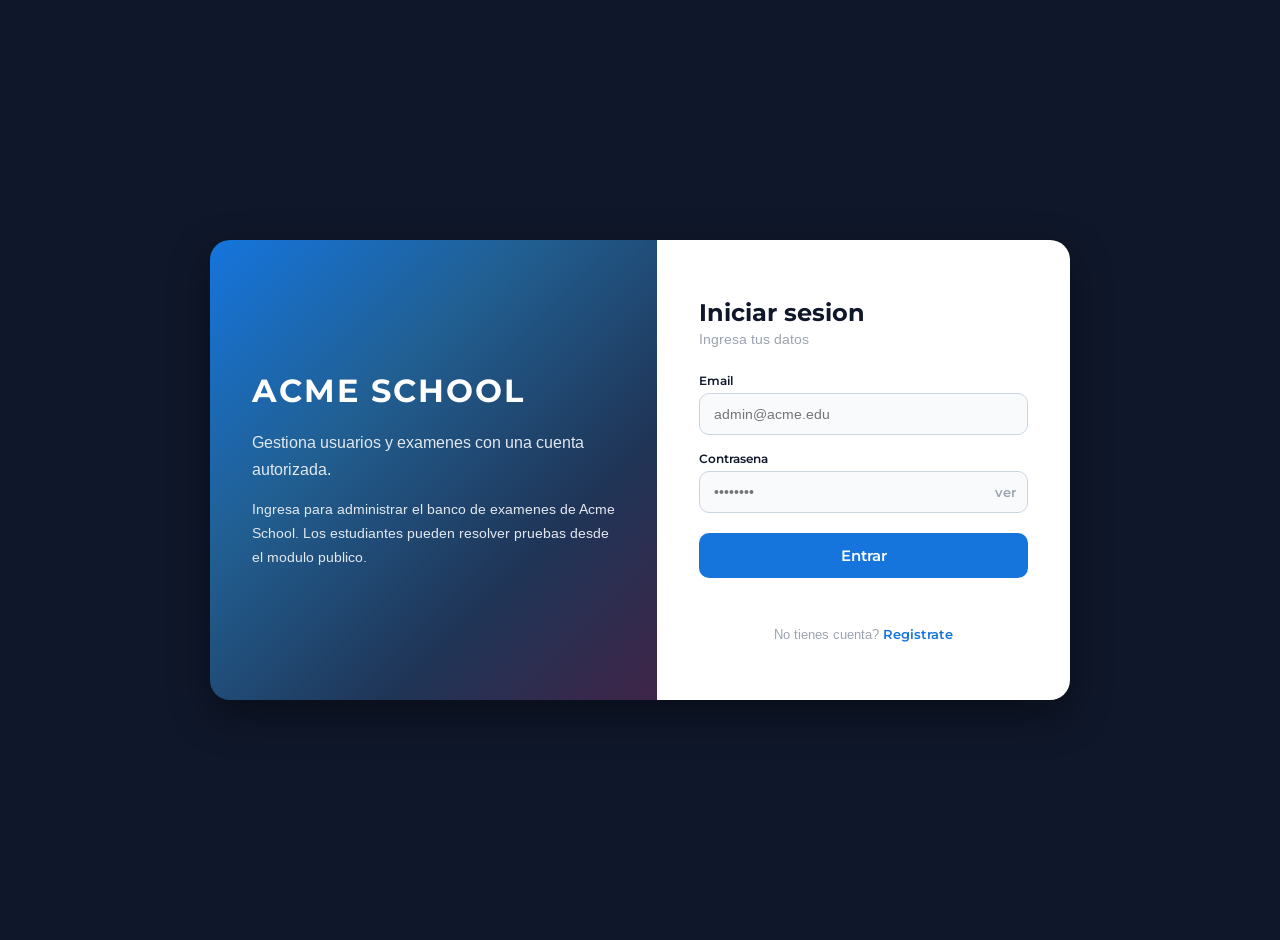
<file: Proyecto JavaScript/login oc/index.html>
<!DOCTYPE html>
<html lang="es">
<head>
    <meta charset="UTF-8">
    <meta name="viewport" content="width=device-width, initial-scale=1.0">
    <title>Acme School</title>
    <link rel="stylesheet" href="./style.css">
</head>
<body>

    <template id="login-template">
        <link rel="stylesheet" href="./style.css">
        
        <div class="container">
            <section class="info">
                <h1 class="modulo">ACME SCHOOL</h1>
                <p1>Gestiona usuarios y examenes con una cuenta <span>autorizada.</span></p1>
                <p>Ingresa para administrar el banco de examenes de Acme School. Los estudiantes pueden resolver pruebas desde el modulo publico.</p>
            </section>

            <section class="login">
                <div id="vista-login">
                    <h2>Iniciar sesion</h2>
                    <p class="sub">Ingresa tus datos</p>

                    <label for="email">Email</label>
                    <input id="email" type="email" placeholder="admin@acme.edu">

                    <label for="password">Contrasena</label>
                    <div class="campo-password">
                        <input id="password" type="password" placeholder="••••••••">
                        <button class="btn-ver" id="mostrar">ver</button>
                    </div>

                    <button class="btn-entrar" id="entrar">Entrar</button>

                    <p id="mensaje"></p>

                    <p class="cambiar">
                        No tienes cuenta?
                        <button id="ir-registro">Registrate</button>
                    </p>
                </div>

                <div id="vista-registro" style="display: none">
                    <h2>Crear cuenta</h2>
                    <p class="sub">Completa tus datos</p>

                    <label for="r-nombre">Nombre</label>
                    <input id="r-nombre" type="text" placeholder="Tu nombre">

                    <label for="r-email">Email</label>
                    <input id="r-email" type="email" placeholder="correo@acme.edu">

                    <label for="r-password">Contrasena</label>
                    <div class="campo-password">
                        <input id="r-password" type="password" placeholder="••••••••">
                        <button class="btn-ver" id="mostrar-r">ver</button>
                    </div>

                    <button class="btn-entrar" id="registrar">Crear cuenta</button>

                    <p id="mensaje"></p>

                    <p class="cambiar">
                        Ya tienes cuenta?
                        <button id="ir-login">Inicia sesion</button>
                    </p>
                </div>
            </section>
        </div>
    </template>

    <login-acme></login-acme>
    
    <script type="module" src="./login.js"></script>

</body>
</html>
</file>
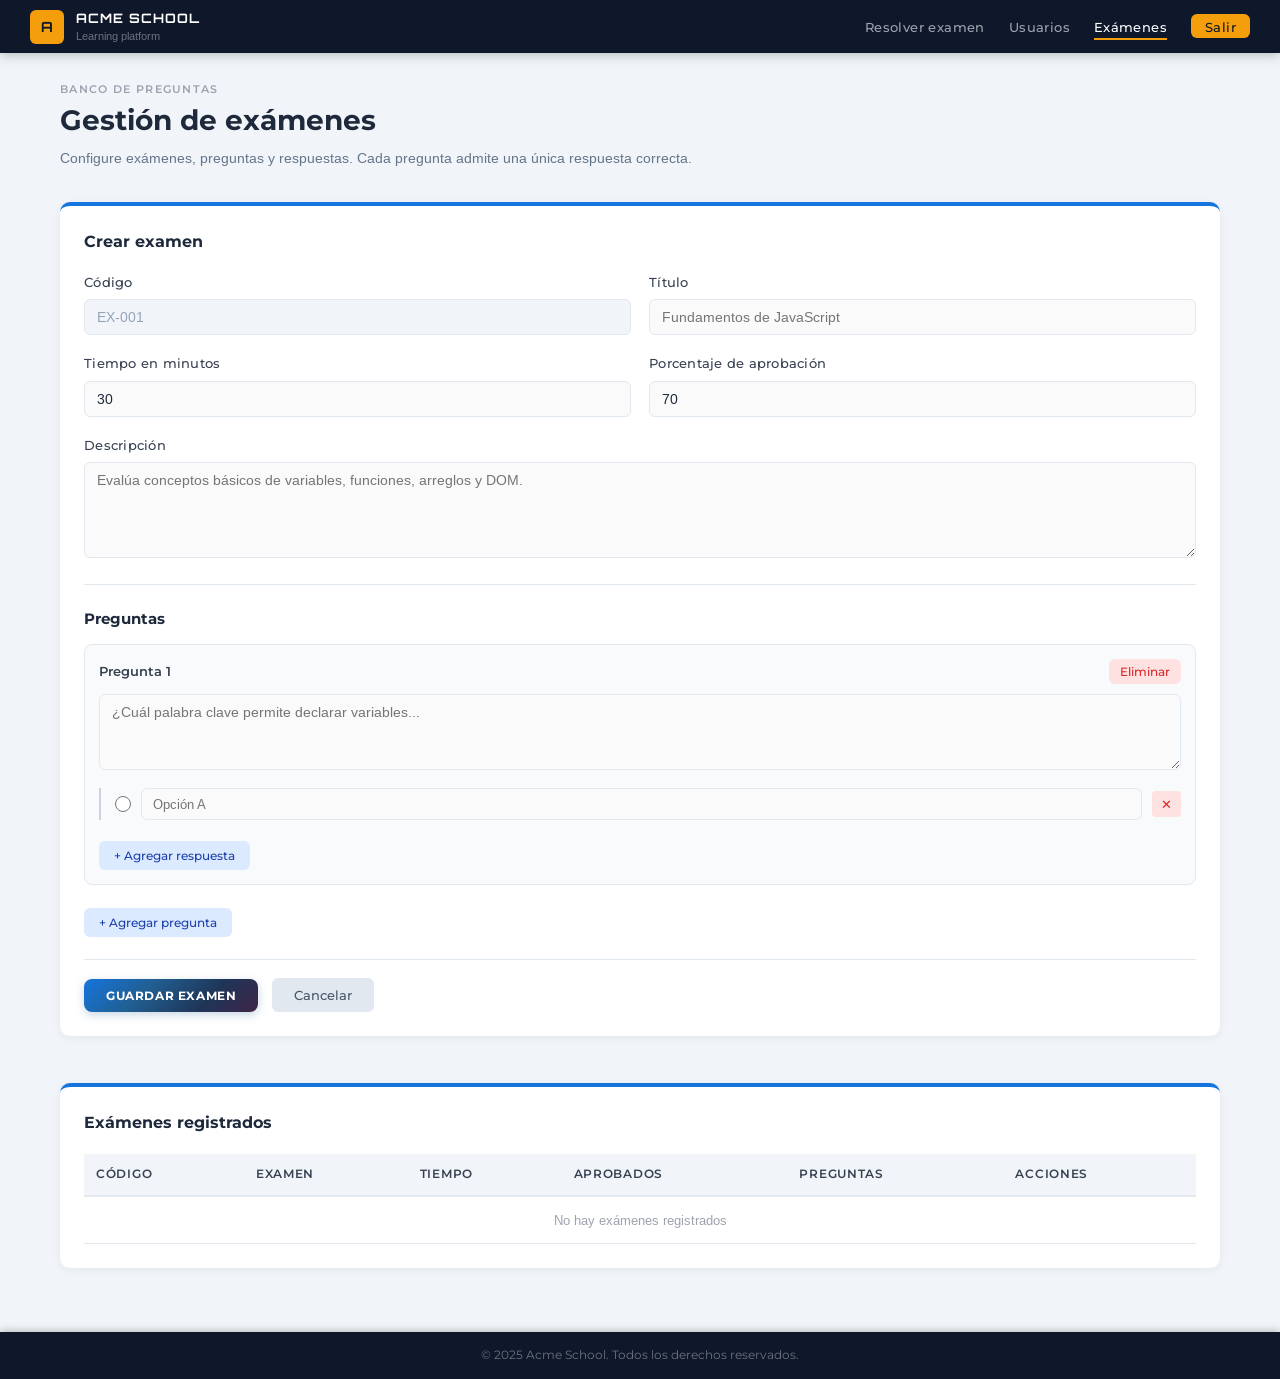
<file: Proyecto JavaScript/PortalCreaciónExamen/CrearExamen.html>
<!DOCTYPE html>
<html lang="es">
<head>
    <meta charset="UTF-8">
    <meta name="viewport" content="width=device-width, initial-scale=1.0">
    <title>Gestión de Exámenes - Acme School</title>
    <link rel="stylesheet" href="styles.css">
</head>
<body>
    <!-- barra de navegacion de arriba -->
    <header id="header">
        <div id="navbar-logo">
            <span class="logo-text">A</span>
            <div class="logo-info">
                <h3>Acme School</h3>
                <p>Learning platform</p>
            </div>
        </div>
        <nav id="navbar-menu">
            <ul>
                <li><a href="../ResolverExamen-contador/Examenes.html" id="nav-resolver">Resolver examen</a></li>
                <li><a href="#" id="nav-usuarios">Usuarios</a></li>
                <li><a href="#" id="nav-examenes" class="active">Exámenes</a></li>
                <ul class="opcion-salir">
                    <li class="Salir"><a href="../login oc/index.html">Salir</a></li>
                </ul>
            </ul>
        </nav>
    </header>

    <!-- aca va todo el contenido de la pagina -->
    <main id="main-content">
        <!-- titulo principal -->
        <section id="page-header">
            <h2>BANCO DE PREGUNTAS</h2>
            <h1>Gestión de exámenes</h1>
            <p>Configure exámenes, preguntas y respuestas. Cada pregunta admite una única respuesta correcta.</p>
        </section>

        <!-- parte donde armamos el examen -->
        <section id="crear-examen-section">
            <h3>Crear examen</h3>
            
            <form id="exam-form">
                <div class="form-row">
                    <div class="form-group">
                        <label for="exam-codigo">Código</label>
                        <input type="text" id="exam-codigo" placeholder="Ej: 25-101" readonly>
                    </div>
                    <div class="form-group">
                        <label for="exam-titulo">Título</label>
                        <input type="text" id="exam-titulo" placeholder="Fundamentos de JavaScript">
                    </div>
                </div>

                <div class="form-row">
                    <div class="form-group">
                        <label for="exam-tiempo">Tiempo en minutos</label>
                        <input type="number" id="exam-tiempo" value="30">
                    </div>
                    <div class="form-group">
                        <label for="exam-porcentaje">Porcentaje de aprobación</label>
                        <input type="number" id="exam-porcentaje" value="70">
                    </div>
                </div>

                <div class="form-group">
                    <label for="exam-descripcion">Descripción</label>
                    <textarea id="exam-descripcion" placeholder="Evalúa conceptos básicos de variables, funciones, arreglos y DOM."></textarea>
                </div>

                <div id="preguntas-section">
                    <h4>Preguntas</h4>
                    
                    <div id="preguntas-list">
                        <div class="pregunta-item" id="pregunta-1">
                            <div class="pregunta-header">
                                <label>Pregunta 1</label>
                                <button type="button" class="btn-eliminar btn-eliminar-pregunta">Eliminar</button>
                            </div>
                            <div class="pregunta-body">
                                <textarea id="pregunta-texto-1" placeholder="¿Cuál palabra clave permite declarar variables..."></textarea>
                            </div>
                            <div class="respuestas-container" id="respuestas-1">
                                <div class="respuesta-item">
                                    <input type="radio" name="correcta-1" value="0">
                                    <input type="text" placeholder="Opción A" class="respuesta-input">
                                    <button type="button" class="btn-eliminar-respuesta">✕</button>
                                </div>
                            </div>
                            <button type="button" class="btn-agregar-respuesta">+ Agregar respuesta</button>
                        </div>
                    </div>

                    <button type="button" id="btn-agregar-pregunta" class="btn-agregar-pregunta">+ Agregar pregunta</button>
                </div>

                <div class="form-actions">
                    <button type="submit" id="btn-guardar-examen" class="btn-primary">Guardar examen</button>
                    <button type="button" id="btn-cancelar" class="btn-secondary">Cancelar</button>
                </div>
            </form>
        </section>
        <br>

        <!-- lista de examenes ya hechos -->
        <section id="examenes-registrados-section">
            <h3>Exámenes registrados</h3>
            
            <div class="table-responsive">
                <table id="examenes-tabla">
                    <thead>
                        <tr>
                            <th>CÓDIGO</th>
                            <th>EXAMEN</th>
                            <th>TIEMPO</th>
                            <th>APROBADOS</th>
                            <th>PREGUNTAS</th>
                            <th>ACCIONES</th>
                        </tr>
                    </thead>
                    <tbody id="examenes-tbody">
                        <!-- aca el JS mete los datos solos -->
                    </tbody>
                </table>
            </div>
        </section>

        <!-- listado de gente registrada -->
        <section id="usuarios-section" style="display: none;">
            <h3>Usuarios registrados</h3>
            
            <div class="table-responsive">
                <table id="usuarios-tabla">
                    <thead>
                        <tr>
                            <th>NOMBRE</th>
                            <th>EMAIL</th>
                            <th>CARGO</th>
                            <th>EXÁMENES REALIZADOS</th>
                            <th>CALIFICACIÓN</th>
                        </tr>
                    </thead>
                    <tbody id="usuarios-tbody">
                        <!-- aca el JS mete los datos solos -->
                    </tbody>
                </table>
            </div>
        </section>
    </main>

    <!-- pie de pagina aburrido -->
    <footer id="footer">
        <p>&copy; 2025 Acme School. Todos los derechos reservados.</p>
    </footer>

    <!-- cargo el JS al final asi no traba la pagina -->
    <script src="app.js"></script>
</body>
</html>
</file>
<file: Proyecto JavaScript/login oc/style.css>
/* variables para colores y letras que uso en toda la pag */
@import url('https://fonts.googleapis.com/css2?family=Arimo:wght@400;600&family=Montserrat:wght@500;600;700&family=Orbitron:wght@700&display=swap');

:root {
    --primary-color: #1575dd;
    --premium-gradient: linear-gradient(135deg, #1575dd 0%, #215f92 35%, #1f3557 70%, #3f2548 100%);
    --font-display: 'Orbitron', sans-serif;
    --font-heading: 'Montserrat', sans-serif;
    --font-body:    'Arimo', sans-serif;
    --font-ui:      'Montserrat', sans-serif;
    --nav-bg:        #0f172a;
    --nav-link:      #9ca3af;
    --nav-link-hover:#ffffff;
    --nav-accent:    #f59e0b;
}

/* reseteo basico para que no haya margenes raros */
* {
    box-sizing: border-box;
    margin: 0;
    padding: 0;
}

body {
    min-height: 100vh;
    background: var(--nav-bg);
    display: flex;
    align-items: center;
    justify-content: center;
    font-family: var(--font-body);
    padding: 20px;
}

/* aca va todo el diseño de la cajita del login */
:host {
    display: flex;
    align-items: center;
    justify-content: center;
    width: 100%;
    min-height: 100vh;
    font-family: var(--font-body);
    padding: 20px;
}

.container {
    width: 860px;
    min-height: 460px;
    display: flex;
    border-radius: 20px;
    overflow: hidden;
    box-shadow: 0 15px 40px rgba(0, 0, 0, 0.4);
}

.info {
    width: 52%;
    background: var(--premium-gradient);
    color: white;
    padding: 50px 42px;
    display: flex;
    flex-direction: column;
    justify-content: center;
}

.modulo {
    font-family: var(--font-display);
    font-size: 13px;
    font-weight: 700;
    letter-spacing: 2px;
    text-transform: uppercase;
    color: var(--nav-link-hover);
    margin-bottom: 20px;
}

.info h1 {
    font-family: var(--font-heading);
    font-size: 32px;
    font-weight: 700;
    line-height: 1.25;
    margin-bottom: 18px;
    color: white;
}

.info h1 span {
    color: var(--nav-accent);
}

.info p, .info p1 {
    font-family: var(--font-body);
    color: #e2e8f0;
    font-size: 14px;
    line-height: 1.7;
}

.info p1 {
    display: block;
    margin-bottom: 15px;
    font-size: 16px;
}

.login {
    width: 48%;
    background: #ffffff;
    padding: 50px 42px;
    display: flex;
    flex-direction: column;
    justify-content: center;
}

.login h2 {
    font-family: var(--font-heading);
    font-size: 24px;
    font-weight: 700;
    color: var(--nav-bg);
    margin-bottom: 4px;
}

.login .sub {
    font-family: var(--font-body);
    font-size: 14px;
    color: var(--nav-link);
    margin-bottom: 26px;
}

label {
    font-family: var(--font-ui);
    display: block;
    font-size: 12px;
    font-weight: 600;
    color: var(--nav-bg);
    margin-bottom: 5px;
}

input {
    font-family: var(--font-body);
    width: 100%;
    padding: 12px 14px;
    border: 1.5px solid #cbd5e1;
    border-radius: 10px;
    font-size: 14px;
    color: #1e293b;
    background: #f8fafc;
    margin-bottom: 16px;
    transition: all 0.3s ease;
}

input:focus {
    outline: none;
    border-color: var(--primary-color);
    box-shadow: 0 0 0 3px rgba(21, 117, 221, 0.15);
}

.campo-password {
    position: relative;
    margin-bottom: 16px;
}

.campo-password input {
    margin-bottom: 0;
    padding-right: 44px;
}

.btn-ver {
    font-family: var(--font-ui);
    position: absolute;
    right: 12px;
    top: 50%;
    transform: translateY(-50%);
    background: none;
    border: none;
    cursor: pointer;
    font-size: 13px;
    font-weight: 600;
    color: var(--nav-link);
    transition: color 0.3s;
}

.btn-ver:hover {
    color: var(--primary-color);
}
html{
    scroll-behavior: smooth;
}
.btn-entrar {
    font-family: var(--font-ui);
    width: 100%;
    padding: 13px;
    background: var(--primary-color);
    color: white;
    border: none;
    border-radius: 10px;
    font-size: 15px;
    font-weight: 600;
    cursor: pointer;
    margin-top: 4px;
    transition: all 0.3s ease-in-out;
}

.btn-entrar:hover {
    transform: translateY(-3px);
    box-shadow: 0 4px 15px rgba(21, 117, 221, 0.3);
}

#mensaje {
    font-family: var(--font-ui);
    font-size: 13px;
    text-align: center;
    margin-top: 12px;
    min-height: 18px;
    font-weight: 600;
}

#mensaje.error {
    color: #dc2626;
}

#mensaje.ok {
    color: #16a34a;
}

.cambiar {
    font-family: var(--font-body);
    margin-top: 18px;
    text-align: center;
    font-size: 13px;
    color: var(--nav-link);
}

.cambiar button {
    font-family: var(--font-ui);
    background: none;
    border: none;
    color: var(--primary-color);
    font-weight: 600;
    cursor: pointer;
    font-size: 13px;
    text-decoration: none;
    transition: color 0.3s;
}

.cambiar button:hover {
    color: var(--nav-accent);
    text-decoration: underline;
}

/* esto es para que se vea bien en celulares (magia responsive) */
@media (max-width: 800px) {
    .container {
        flex-direction: column;
        width: 100%;
        max-width: 480px;
        min-height: auto;
        border-radius: 12px;
        margin: 20px 0;
    }

    .info {
        width: 100%;
        padding: 40px 30px;
        text-align: center;
        align-items: center;
    }

    .info h1 {
        font-size: 26px;
    }

    .login {
        width: 100%;
        padding: 40px 30px;
    }
}

@media (max-width: 480px) {
    body, :host {
        padding: 10px;
    }

    .container {
        margin: 10px 0;
    }

    .info, .login {
        padding: 30px 20px;
    }

    .info h1 {
        font-size: 22px;
    }

    .login h2 {
        font-size: 20px;
    }
}
</file>
<file: Proyecto JavaScript/PortalCreaciónExamen/styles.css>
@import url('https://fonts.googleapis.com/css2?family=Arimo:ital,wght@0,400..700;1,400..700&family=Montserrat:ital,wght@0,100..900;1,100..900&family=Orbitron:wght@400..900&display=swap');

:root {
    --primary-color: #1575dd;
    --premium-gradient: linear-gradient(135deg, #1575dd 0%, #215f92 35%, #1f3557 70%, #3f2548 100%);
    --font-display: 'Orbitron', sans-serif;
    --font-heading: 'Montserrat', sans-serif;
    --font-body:    'Arimo', sans-serif;
    --font-ui:      'Montserrat', sans-serif;
    --nav-bg:        #0f172a;
    --nav-link:      #9ca3af;
    --nav-link-hover:#ffffff;
    --nav-accent:    #f59e0b;
}

* {
    margin: 0;
    padding: 0;
    box-sizing: border-box;
}

body {
    font-family: var(--font-body);
    background-color: #f1f5f9;
    color: #1e293b;
    line-height: 1.55;
    font-size: 15px;
    min-height: 100vh;
    display: flex;
    flex-direction: column;
}

#header {
    background-color: var(--nav-bg);
    color: white;
    padding: 8px 30px;
    display: flex;
    justify-content: space-between;
    align-items: center;
    box-shadow: 0 1px 12px rgba(0, 0, 0, 0.28);
    position: sticky;
    top: 0;
    z-index: 100;
}

#navbar-logo {
    display: flex;
    align-items: center;
    gap: 12px;
}

.logo-text {
    background-color: var(--nav-accent);
    color: var(--nav-bg);
    width: 34px;
    height: 34px;
    border-radius: 6px;
    display: flex;
    align-items: center;
    justify-content: center;
    font-family: var(--font-display);
    font-weight: 700;
    font-size: 14px;
}

.logo-info h3 {
    margin: 0;
    font-family: var(--font-display);
    font-size: 13px;
    font-weight: 700;
    letter-spacing: 0.08em;
    text-transform: uppercase;
    color: #ffffff;
}

.logo-info p {
    margin: 0;
    font-family: var(--font-body);
    font-size: 11px;
    color: #6b7280;
}

#navbar-menu ul {
    list-style: none;
    display: flex;
    gap: 24px;
    align-items: center;
}

#navbar-menu a {
    font-family: var(--font-ui);
    color: var(--nav-link);
    text-decoration: none;
    font-size: 13px;
    font-weight: 500;
    padding-bottom: 3px;
    border-bottom: 2px solid transparent;
    transition: color 0.3s ease, border-bottom-color 0.3s ease;
    letter-spacing: 0.03em;
}

#navbar-menu a:hover,
#navbar-menu a.active {
    color: var(--nav-link-hover);
    border-bottom-color: var(--nav-accent);
}

.Salir a {
    font-family: var(--font-ui);
    font-size: 12px;
    font-weight: 600;
    text-decoration: none;
    color: var(--nav-bg) !important;
    background-color: var(--nav-accent);
    padding: 5px 14px;
    border-radius: 6px;
    border-bottom: none !important;
    transition: background-color 0.3s ease, transform 0.2s ease;
    letter-spacing: 0.03em;
}

.Salir a:hover {
    background-color: #d97706;
    color: white !important;
    transform: translateY(-1px);
}

#main-content {
    max-width: 1200px;
    margin: 0 auto;
    padding: 28px 20px 40px;
    flex: 1;
    width: 100%;
}

#page-header {
    margin-bottom: 32px;
}

#page-header h2 {
    font-family: var(--font-ui);
    font-size: 11px;
    color: #9ca3af;
    font-weight: 600;
    letter-spacing: 0.12em;
    margin-bottom: 6px;
    text-transform: uppercase;
}

#page-header h1 {
    font-family: var(--font-heading);
    font-size: 28px;
    color: #1e293b;
    margin-bottom: 10px;
    font-weight: 700;
    line-height: 1.2;
}

#page-header p {
    font-family: var(--font-body);
    color: #64748b;
    font-size: 14px;
}

#crear-examen-section,
#actualizar-examen-section,
#examenes-registrados-section,
#usuarios-section {
    background-color: white;
    border-radius: 10px;
    padding: 24px;
    margin-bottom: 24px;
    box-shadow: 0 2px 10px rgba(0, 0, 0, 0.06);
    border-top: 4px solid var(--primary-color);
    overflow-x: auto;
}

#crear-examen-section h3,
#actualizar-examen-section h3,
#examenes-registrados-section h3 {
    font-family: var(--font-heading);
    font-size: 16px;
    color: #1e293b;
    margin-bottom: 18px;
    font-weight: 700;
}

.form-row {
    display: grid;
    grid-template-columns: 1fr 1fr;
    gap: 18px;
    margin-bottom: 18px;
}

.form-group {
    display: flex;
    flex-direction: column;
}

.form-group label {
    font-family: var(--font-ui);
    font-size: 13px;
    font-weight: 500;
    color: #374151;
    margin-bottom: 7px;
    letter-spacing: 0.02em;
}

.form-group input,
.form-group textarea {
    font-family: var(--font-body);
    padding: 9px 12px;
    border: 1px solid #e2e8f0;
    border-radius: 6px;
    font-size: 14px;
    transition: border-color 0.2s ease;
    color: #1e293b;
    background-color: #fafafa;
}

.form-group input:focus,
.form-group textarea:focus {
    outline: none;
    border-color: var(--nav-accent);
    box-shadow: 0 0 0 3px rgba(245, 158, 11, 0.1);
    background-color: #ffffff;
}

.form-group input[readonly] {
    background-color: #f1f5f9;
    cursor: not-allowed;
    color: #94a3b8;
}

.form-group textarea {
    resize: vertical;
    min-height: 96px;
}

#preguntas-section {
    margin-top: 26px;
    padding-top: 22px;
    border-top: 1px solid #e2e8f0;
}

#preguntas-section h4 {
    font-family: var(--font-heading);
    font-size: 15px;
    color: #1e293b;
    margin-bottom: 14px;
    font-weight: 700;
}

.pregunta-item {
    background-color: #f8fafc;
    border: 1px solid #e2e8f0;
    border-radius: 8px;
    padding: 14px;
    margin-bottom: 14px;
}

.pregunta-header {
    display: flex;
    justify-content: space-between;
    align-items: center;
    margin-bottom: 10px;
}

.pregunta-header label {
    font-family: var(--font-ui);
    font-weight: 600;
    color: #374151;
    font-size: 13px;
}

.pregunta-body {
    margin-bottom: 10px;
}

.pregunta-body textarea {
    font-family: var(--font-body);
    width: 100%;
    padding: 9px 12px;
    border: 1px solid #e2e8f0;
    border-radius: 6px;
    font-size: 14px;
    min-height: 76px;
    resize: vertical;
    background-color: #fafafa;
}

.respuestas-container {
    margin: 12px 0;
    padding-left: 14px;
    border-left: 2px solid #cbd5e1;
}

.respuesta-item {
    display: flex;
    align-items: center;
    gap: 10px;
    margin-bottom: 9px;
}

.respuesta-item input[type="radio"] {
    width: 16px;
    height: 16px;
    cursor: pointer;
    flex-shrink: 0;
    accent-color: var(--nav-accent);
}

.respuesta-input {
    flex: 1;
    font-family: var(--font-body);
    padding: 7px 11px;
    border: 1px solid #e2e8f0;
    border-radius: 6px;
    font-size: 13px;
    background-color: #fafafa;
}

.respuesta-input:focus {
    outline: none;
    border-color: var(--nav-accent);
    box-shadow: 0 0 0 3px rgba(245, 158, 11, 0.1);
}

.btn-eliminar-respuesta {
    background-color: #fee2e2;
    color: #dc2626;
    border: none;
    padding: 5px 9px;
    border-radius: 4px;
    cursor: pointer;
    font-size: 13px;
    transition: background-color 0.2s ease;
}

.btn-eliminar-respuesta:hover {
    background-color: #fecaca;
}

button {
    cursor: pointer;
    border: none;
    border-radius: 6px;
    font-family: var(--font-ui);
    font-size: 13px;
    font-weight: 500;
}

.btn-primary {
    background: var(--premium-gradient);
    color: white;
    padding: 9px 22px;
    font-weight: 700;
    font-size: 12px;
    letter-spacing: 0.05em;
    text-transform: uppercase;
    border-radius: 8px;
    box-shadow: 0 3px 10px rgba(33, 95, 146, 0.25);
    margin-right: 10px;
    transition: all 0.2s ease;
}

.btn-primary:hover {
    background: linear-gradient(135deg, rgb(20, 18, 82) 0%, rgb(10, 8, 52) 100%);
    transform: translateY(-1px);
    box-shadow: 0 6px 18px rgba(20, 18, 82, 0.35);
}

.btn-secondary {
    background-color: #e2e8f0;
    color: #475569;
    padding: 9px 22px;
    transition: all 0.2s ease;
}

.btn-secondary:hover {
    background-color: #cbd5e1;
}

.btn-agregar-respuesta,
.btn-agregar-pregunta {
    background-color: #dbeafe;
    color: #1e40af;
    padding: 7px 15px;
    font-size: 12px;
    margin-top: 9px;
    transition: all 0.2s ease;
}

.btn-agregar-respuesta:hover,
.btn-agregar-pregunta:hover {
    background-color: #bfdbfe;
}

.btn-eliminar {
    background-color: #fee2e2;
    color: #dc2626;
    padding: 5px 11px;
    font-size: 12px;
    transition: all 0.2s ease;
}

.btn-eliminar:hover {
    background-color: #fecaca;
}

.form-actions {
    margin-top: 22px;
    padding-top: 18px;
    border-top: 1px solid #e2e8f0;
}

#examenes-tabla,
#usuarios-tabla {
    width: 100%;
    border-collapse: collapse;
}

#examenes-tabla thead,
#usuarios-tabla thead {
    background-color: #f1f5f9;
}

#examenes-tabla th,
#usuarios-tabla th {
    font-family: var(--font-ui);
    padding: 11px 12px;
    text-align: left;
    font-weight: 600;
    color: #374151;
    font-size: 12px;
    letter-spacing: 0.06em;
    border-bottom: 2px solid #e2e8f0;
    text-transform: uppercase;
}

#examenes-tabla td,
#usuarios-tabla td {
    font-family: var(--font-body);
    padding: 13px 12px;
    border-bottom: 1px solid #e2e8f0;
    color: #475569;
    font-size: 13px;
}

#examenes-tabla tbody tr:hover,
#usuarios-tabla tbody tr:hover {
    background-color: #f8fafc;
}

.table-responsive {
    width: 100%;
    overflow-x: auto;
    -webkit-overflow-scrolling: touch;
}

.table-responsive table {
    min-width: 600px;
}


.btn-editar,
.btn-eliminar-tabla {
    padding: 5px 11px;
    font-size: 12px;
    margin-right: 5px;
    border-radius: 4px;
    transition: all 0.2s ease;
}

.btn-editar {
    background-color: #dbeafe;
    color: #1e40af;
}

.btn-editar:hover {
    background-color: #bfdbfe;
}

.btn-eliminar-tabla {
    background-color: #fee2e2;
    color: #dc2626;
}

.btn-eliminar-tabla:hover {
    background-color: #fecaca;
}

#footer {
    background-color: var(--nav-bg);
    color: #6b7280;
    text-align: center;
    padding: 14px;
    font-family: var(--font-ui);
    font-size: 12px;
    margin-top: auto;
    box-shadow: 0 -1px 8px rgba(0, 0, 0, 0.25);
}

.examenes-grid {
    display: grid;
    grid-template-columns: repeat(auto-fill, minmax(300px, 1fr));
    gap: 18px;
    margin-bottom: 28px;
}

.tarjeta-examen {
    background: white;
    border: 1px solid #e2e8f0;
    border-radius: 10px;
    padding: 18px;
    box-shadow: 0 2px 8px rgba(0, 0, 0, 0.06);
    transition: all 0.3s ease;
    cursor: pointer;
    border-top: 4px solid var(--primary-color);
}

.tarjeta-examen:hover {
    box-shadow: 0 6px 18px rgba(0, 0, 0, 0.12);
    transform: translateY(-2px);
}

.tarjeta-examen h4 {
    font-family: var(--font-heading);
    margin-bottom: 10px;
    color: #1e293b;
    font-size: 15px;
}

.info-examen {
    display: flex;
    gap: 18px;
    font-size: 12px;
    color: #64748b;
    margin-bottom: 10px;
    font-family: var(--font-body);
}

.descripcion-examen {
    font-family: var(--font-body);
    font-size: 13px;
    color: #475569;
    margin-bottom: 10px;
    line-height: 1.5;
}

.aprobacion {
    font-family: var(--font-body);
    font-size: 11px;
    color: #94a3b8;
    margin-bottom: 14px;
}

.btn-iniciar-examen {
    width: 100%;
    background: var(--premium-gradient);
    color: white;
    padding: 9px;
    border-radius: 8px;
    border: none;
    cursor: pointer;
    font-family: var(--font-ui);
    font-weight: 700;
    font-size: 12px;
    letter-spacing: 0.05em;
    text-transform: uppercase;
    transition: all 0.3s ease;
}

.btn-iniciar-examen:hover {
    background: linear-gradient(135deg, rgb(20, 18, 82) 0%, rgb(10, 8, 52) 100%);
    transform: translateY(-1px);
}

#cronometro {
    display: flex;
    align-items: center;
    gap: 8px;
    font-family: var(--font-ui);
    font-weight: 600;
    color: #374151;
    background-color: #fef3c7;
    padding: 7px 12px;
    border-radius: 6px;
    font-size: 13px;
}

#tiempo-restante {
    font-family: 'Courier New', monospace;
    font-size: 15px;
    color: #d97706;
}

#progreso-examen {
    margin-bottom: 22px;
}

#barra-progreso {
    width: 0%;
    height: 5px;
    background: var(--premium-gradient);
    border-radius: 3px;
    margin-bottom: 8px;
    transition: width 0.3s ease;
}

#texto-progreso {
    font-family: var(--font-body);
    font-size: 12px;
    color: #64748b;
}

.pregunta-resolver {
    background-color: #f8fafc;
    padding: 22px;
    border-radius: 8px;
    border: 1px solid #e2e8f0;
}

.pregunta-resolver h4 {
    font-family: var(--font-ui);
    font-size: 13px;
    color: #94a3b8;
    margin-bottom: 10px;
    font-weight: 500;
}

.texto-pregunta {
    font-family: var(--font-heading);
    font-size: 17px;
    color: #1e293b;
    margin-bottom: 22px;
    font-weight: 700;
}

.opciones-respuesta {
    display: flex;
    flex-direction: column;
    gap: 10px;
}

.opcion-respuesta {
    display: flex;
    align-items: center;
    gap: 12px;
    padding: 13px;
    background-color: white;
    border: 2px solid #e2e8f0;
    border-radius: 8px;
    cursor: pointer;
    transition: all 0.2s ease;
}

.opcion-respuesta:hover {
    border-color: var(--nav-accent);
    background-color: #fffbf0;
}

.opcion-respuesta input[type="radio"] {
    width: 16px;
    height: 16px;
    cursor: pointer;
    flex-shrink: 0;
    accent-color: var(--nav-accent);
}

.opcion-respuesta span {
    font-family: var(--font-body);
    font-size: 14px;
    color: #374151;
}

#resultado-container {
    background: white;
    padding: 28px;
    border-radius: 10px;
    box-shadow: 0 2px 10px rgba(0, 0, 0, 0.06);
}

#calificacion-display {
    text-align: center;
    margin-bottom: 36px;
    padding: 28px;
    background: var(--premium-gradient);
    border-radius: 8px;
    color: white;
}

#calificacion-numero {
    font-family: var(--font-heading);
    font-size: 60px;
    margin-bottom: 8px;
}

#estado-resultado {
    font-family: var(--font-body);
    font-size: 15px;
    line-height: 1.8;
}

#detalle-resultado {
    margin-bottom: 28px;
}

#detalle-resultado h4 {
    font-family: var(--font-heading);
    margin-bottom: 18px;
    color: #1e293b;
    font-weight: 700;
}

.detalle-pregunta {
    padding: 14px;
    margin-bottom: 13px;
    border-left: 4px solid #e2e8f0;
    border-radius: 4px;
    background-color: #f8fafc;
}

.detalle-pregunta.correcta {
    border-left-color: #10b981;
    background-color: #f0fdf4;
}

.detalle-pregunta.incorrecta {
    border-left-color: #ef4444;
    background-color: #fef2f2;
}

.detalle-pregunta p {
    font-family: var(--font-body);
    margin-bottom: 7px;
    font-size: 13px;
    color: #374151;
}

.detalle-pregunta p:last-child {
    margin-bottom: 0;
}

.label {
    font-family: var(--font-ui);
    font-weight: 600;
    color: #1e293b;
}

.tu-respuesta {
    color: #374151;
}

.respuesta-correcta {
    color: #10b981;
    font-weight: 500;
}

@media (max-width: 768px) {
    #header {
        flex-direction: column;
        gap: 12px;
        padding: 10px 20px;
    }

    #navbar-menu ul {
        gap: 14px;
    }

    .form-row {
        grid-template-columns: 1fr;
    }

    #main-content {
        padding: 15px 10px;
    }

    #page-header h1 {
        font-size: 22px;
    }

    #crear-examen-section,
    #actualizar-examen-section,
    #examenes-registrados-section,
    #usuarios-section {
        padding: 14px;
    }

    #examenes-tabla,
    #usuarios-tabla {
        font-size: 12px;
    }

    #examenes-tabla th,
    #examenes-tabla td,
    #usuarios-tabla th,
    #usuarios-tabla td {
        padding: 7px 6px;
    }

    .btn-editar,
    .btn-eliminar-tabla {
        display: block;
        margin-bottom: 5px;
        width: 100%;
    }
}
</file>
